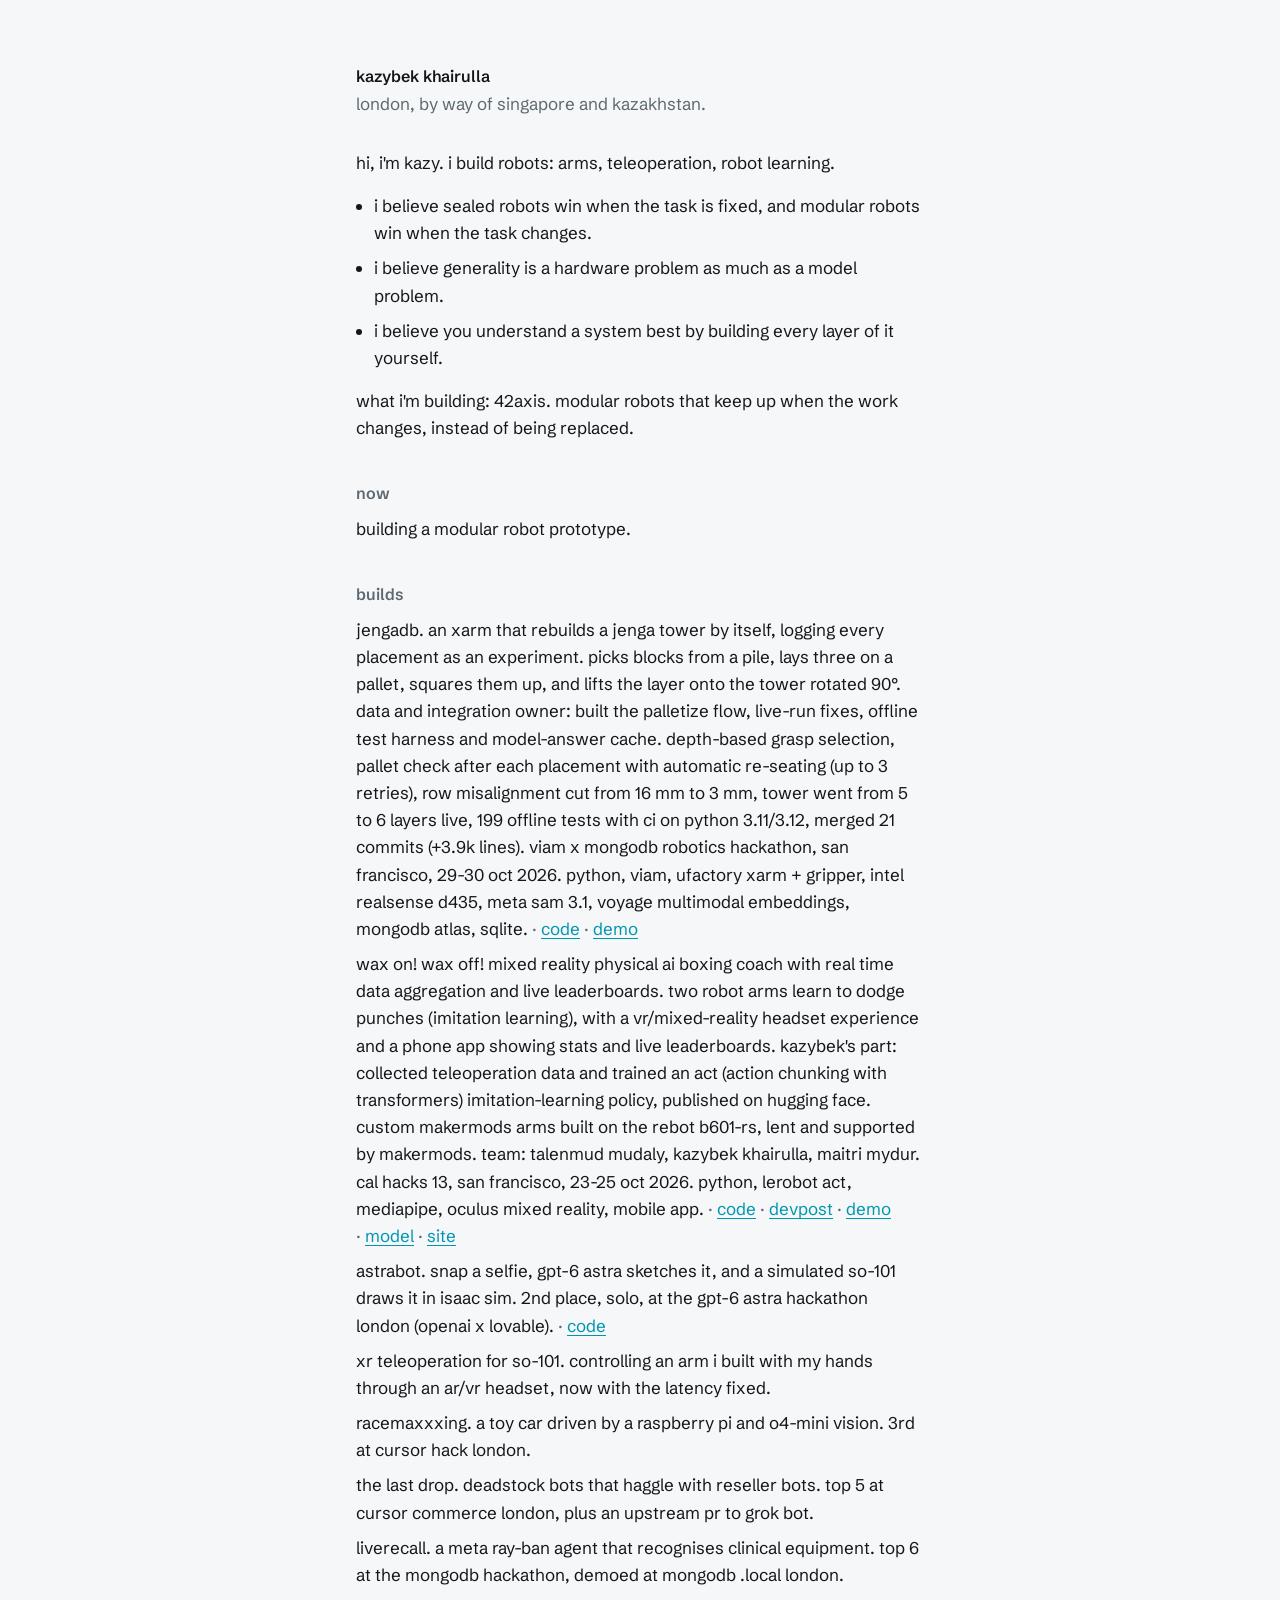
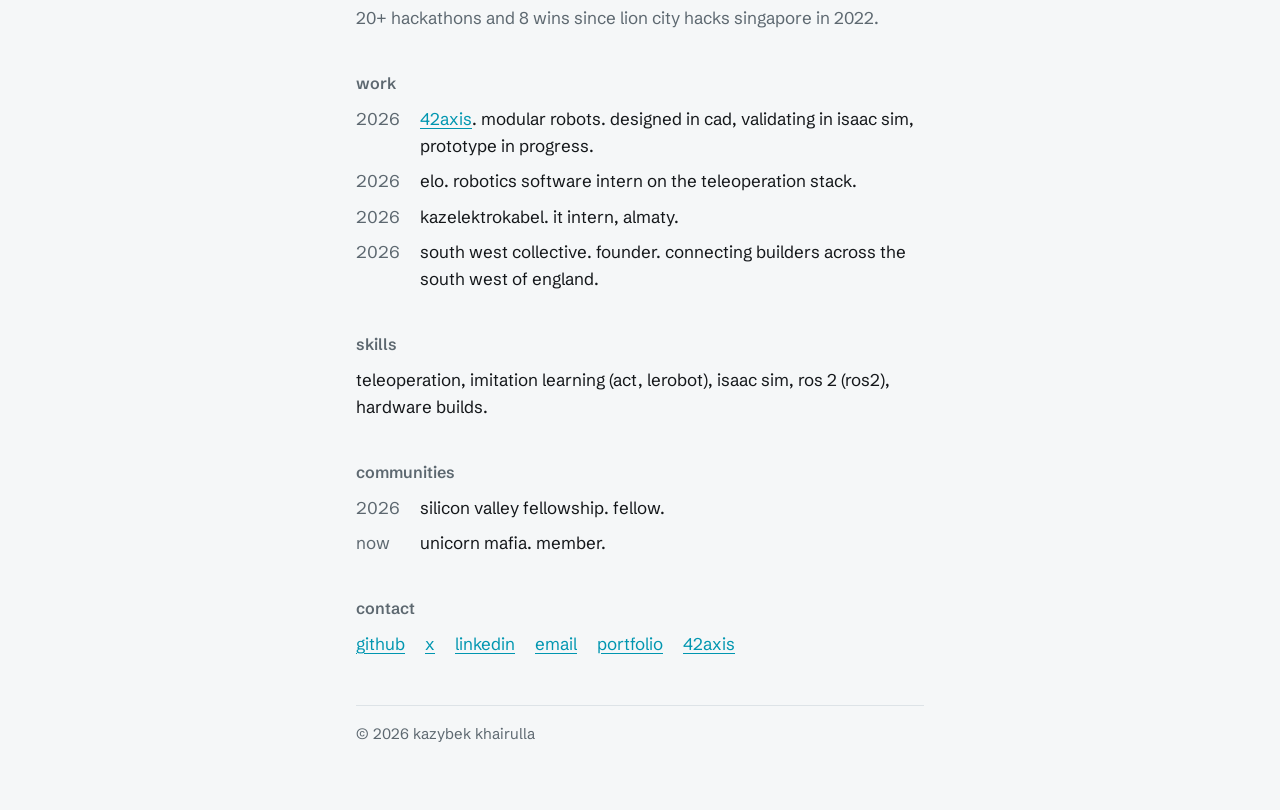
<file: index.html>
<!doctype html>
<html lang="en">
<head>
  <meta charset="utf-8">
  <meta name="viewport" content="width=device-width, initial-scale=1">
  <title>kazybek khairulla</title>
  <meta name="description" content="hi, i'm kazy. i build robots: arms, teleoperation, robot learning.">
  <link rel="canonical" href="https://kazybekkh.github.io/">
  <meta property="og:title" content="kazybek khairulla">
  <meta property="og:description" content="hi, i'm kazy. i build robots: arms, teleoperation, robot learning.">
  <meta property="og:url" content="https://kazybekkh.github.io/">
  <meta name="theme-color" content="#f5f7f8" media="(prefers-color-scheme: light)">
  <meta name="theme-color" content="#101315" media="(prefers-color-scheme: dark)">
  <link rel="icon" href="/favicon.svg" type="image/svg+xml">
  <link rel="preconnect" href="https://fonts.googleapis.com">
  <link rel="preconnect" href="https://fonts.gstatic.com" crossorigin>
  <link rel="stylesheet" href="https://fonts.googleapis.com/css2?family=Schibsted+Grotesk:wght@400;600&display=swap">
  <link rel="stylesheet" href="/style.css">
</head>
<body>
  <a class="skip" href="#main">skip to content</a>
 
  <header>
    <h1>kazybek khairulla</h1>
    <p class="muted">london, by way of singapore and kazakhstan.</p>
  </header>
 
  <main id="main">
    <section aria-label="intro">
      <p>hi, i'm kazy. i build robots: arms, teleoperation, robot learning.</p>
 
      <ul>
        <li>i believe sealed robots win when the task is fixed, and modular robots win when the task changes.</li>
        <li>i believe generality is a hardware problem as much as a model problem.</li>
        <li>i believe you understand a system best by building every layer of it yourself.</li>
      </ul>
 
      <p>what i'm building: 42axis. modular robots that keep up when the work changes, instead of being replaced.</p>
    </section>
 
    <!-- NOW: edit this one paragraph to update what you're doing. -->
    <section aria-labelledby="now">
      <h2 id="now">now</h2>
      <p>building a modular robot prototype.</p>
    </section>
 
    <!-- BUILDS: one <li> per build, robotics first. Keep 4 or 5.
         To add a code link, replace the TODO comment with:
         <span class="links"><a href="REPO_URL">code</a></span> -->
    <section aria-labelledby="builds">
      <h2 id="builds">builds</h2>
      <ul class="builds">
        <li>
          jengadb. an xarm that rebuilds a jenga tower by itself, logging every placement as an experiment. picks blocks from a pile, lays three on a pallet, squares them up, and lifts the layer onto the tower rotated 90°. data and integration owner: built the palletize flow, live-run fixes, offline test harness and model-answer cache. depth-based grasp selection, pallet check after each placement with automatic re-seating (up to 3 retries), row misalignment cut from 16 mm to 3 mm, tower went from 5 to 6 layers live, 199 offline tests with ci on python 3.11/3.12, merged 21 commits (+3.9k lines). viam x mongodb robotics hackathon, san francisco, 29-30 oct 2026. python, viam, ufactory xarm + gripper, intel realsense d435, meta sam 3.1, voyage multimodal embeddings, mongodb atlas, sqlite.
          <span class="links"><a href="https://github.com/JengaDB/jengadb">code</a></span>
          <span class="links"><a href="https://youtube.com/shorts/5L310rz_KnE">demo</a></span>
        </li>
        <li>
          wax on! wax off! mixed reality physical ai boxing coach with real time data aggregation and live leaderboards. two robot arms learn to dodge punches (imitation learning), with a vr/mixed-reality headset experience and a phone app showing stats and live leaderboards. kazybek's part: collected teleoperation data and trained an act (action chunking with transformers) imitation-learning policy, published on hugging face. custom makermods arms built on the rebot b601-rs, lent and supported by makermods. team: talenmud mudaly, kazybek khairulla, maitri mydur. cal hacks 13, san francisco, 23-25 oct 2026. python, lerobot act, mediapipe, oculus mixed reality, mobile app.
          <span class="links"><a href="https://github.com/TalenMud/wax-on-wax-off">code</a></span>
          <span class="links"><a href="https://devpost.com/software/wax-on-wax-off">devpost</a></span>
          <span class="links"><a href="https://youtu.be/qOlIdqNR1CQ">demo</a></span>
          <span class="links"><a href="https://huggingface.co/Kazybek/act_dodge_v2_ft10k_h200">model</a></span>
          <span class="links"><a href="https://waxonwaxoff.ink">site</a></span>
        </li>
        <li>
          astrabot. snap a selfie, gpt-6 astra sketches it, and a simulated so-101 draws it in isaac sim. 2nd place, solo, at the gpt-6 astra hackathon london (openai x lovable).
          <span class="links"><a href="https://github.com/Kazybekkh/sim-sketch-artist">code</a></span>
        </li>
        <li>
          xr teleoperation for so-101. controlling an arm i built with my hands through an ar/vr headset, now with the latency fixed.
          <!-- TODO: <span class="links"><a href="REPO_URL">code</a></span> -->
        </li>
        <li>
          racemaxxxing. a toy car driven by a raspberry pi and o4-mini vision. 3rd at cursor hack london.
          <!-- TODO: <span class="links"><a href="REPO_URL">code</a></span> -->
        </li>
        <li>
          the last drop. deadstock bots that haggle with reseller bots. top 5 at cursor commerce london, plus an upstream pr to grok bot.
          <!-- TODO: <span class="links"><a href="REPO_URL">code</a></span> -->
        </li>
        <li>
          liverecall. a meta ray-ban agent that recognises clinical equipment. top 6 at the mongodb hackathon, demoed at mongodb .local london.
          <!-- TODO: <span class="links"><a href="REPO_URL">code</a></span> -->
        </li>
      </ul>
      <p class="muted">20+ hackathons and 8 wins since lion city hacks singapore in 2022.</p>
    </section>
 
    <section aria-labelledby="work">
      <h2 id="work">work</h2>
      <ul class="dated">
        <li><span class="date">2026</span><span><a href="https://42axis.com">42axis</a>. modular robots. designed in cad, validating in isaac sim, prototype in progress.</span></li>
        <li><span class="date">2026</span><span>elo. robotics software intern on the teleoperation stack.</span></li>
        <li><span class="date">2026</span><span>kazelektrokabel. it intern, almaty.</span></li>
        <li><span class="date">2026</span><span>south west collective. founder. connecting builders across the south west of england.</span></li>
      </ul>
    </section>

    <section aria-labelledby="skills">
      <h2 id="skills">skills</h2>
      <p>teleoperation, imitation learning (act, lerobot), isaac sim, ros 2 (ros2), hardware builds.</p>
    </section>
 
    <section aria-labelledby="communities">
      <h2 id="communities">communities</h2>
      <ul class="dated">
        <li><span class="date">2026</span><span>silicon valley fellowship. fellow.</span></li>
        <li><span class="date">now</span><span>unicorn mafia. member.</span></li>
      </ul>
    </section>
 
    <!-- WRITING: remove the `hidden` attribute once the first post exists,
         and keep this list in sync with writing/index.html (newest first). -->
    <section aria-labelledby="writing" hidden>
      <h2 id="writing">writing</h2>
      <ul class="posts">
        <!-- <li><a href="/writing/slug.html">post title</a> <span class="date">2026-10-01</span></li> -->
      </ul>
      <p><a href="/writing/">all writing</a></p>
    </section>
 
    <section aria-labelledby="contact">
      <h2 id="contact">contact</h2>
      <ul class="inline">
        <li><a href="https://github.com/Kazybekkh">github</a></li>
        <li><a href="https://x.com/NightodevZ">x</a></li>
        <li><a href="https://www.linkedin.com/in/kazybek-khairulla/">linkedin</a></li>
        <li><a href="mailto:kazybek@42axis.com">email</a></li>
        <li><a href="https://kazybekkh.me">portfolio</a></li>
        <li><a href="https://42axis.com">42axis</a></li>
      </ul>
    </section>
  </main>
 
  <footer>
    <p class="muted">© 2026 kazybek khairulla</p>
  </footer>
</body>
</html>
</file>
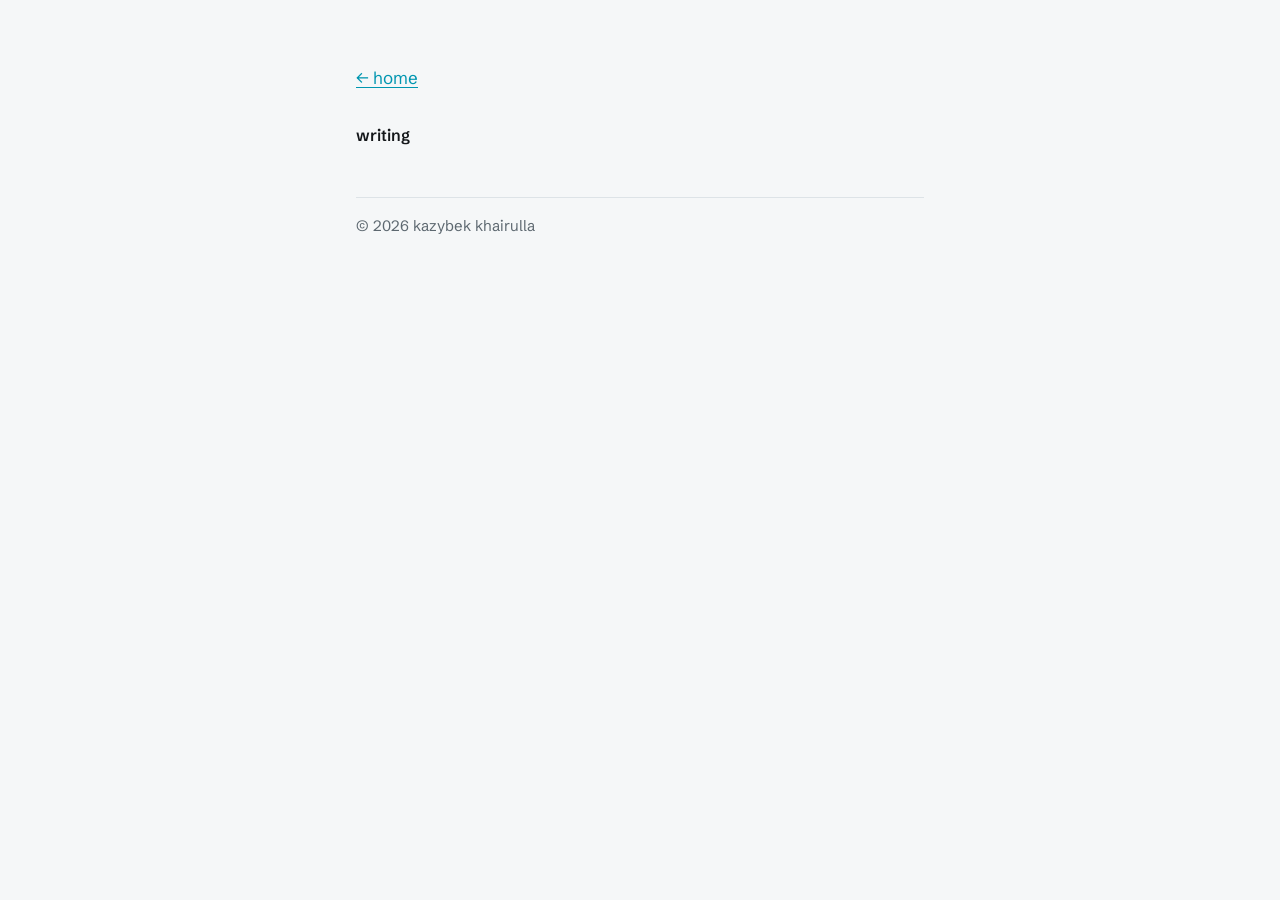
<file: writing/index.html>
<!doctype html>
<html lang="en">
<head>
  <meta charset="utf-8">
  <meta name="viewport" content="width=device-width, initial-scale=1">
  <title>writing · kazybek khairulla</title>
  <!-- remove this noindex line once the first post is published -->
  <meta name="robots" content="noindex">
  <link rel="canonical" href="https://kazybekkh.github.io/writing/">
  <meta name="theme-color" content="#f5f7f8" media="(prefers-color-scheme: light)">
  <meta name="theme-color" content="#101315" media="(prefers-color-scheme: dark)">
  <link rel="icon" href="/favicon.svg" type="image/svg+xml">
  <link rel="preconnect" href="https://fonts.googleapis.com">
  <link rel="preconnect" href="https://fonts.gstatic.com" crossorigin>
  <link rel="stylesheet" href="https://fonts.googleapis.com/css2?family=Schibsted+Grotesk:wght@400;600&display=swap">
  <link rel="stylesheet" href="/style.css">
</head>
<body>
  <a class="skip" href="#main">skip to content</a>

  <nav><a href="/">← home</a></nav>

  <main id="main">
    <h1>writing</h1>
    <!-- newest first. one <li> per post:
         <li><a href="/writing/slug.html">post title</a> <span class="date">2026-10-01</span></li> -->
    <ul class="posts">
    </ul>
  </main>

  <footer>
    <p class="muted">© 2026 kazybek khairulla</p>
  </footer>
</body>
</html>
</file>
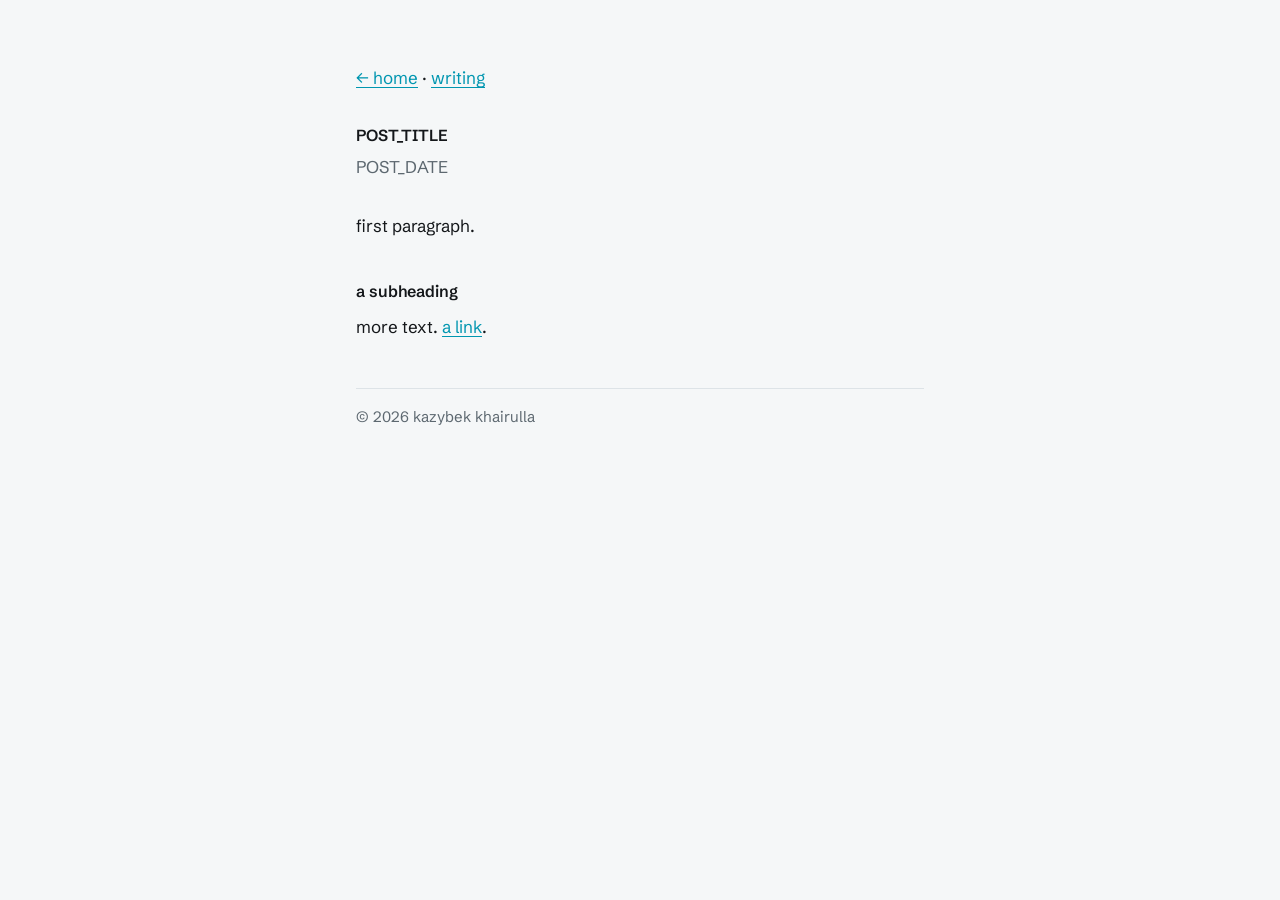
<file: writing/_template.html>
<!doctype html>
<html lang="en">
<head>
  <meta charset="utf-8">
  <meta name="viewport" content="width=device-width, initial-scale=1">
  <!-- copy this file to writing/your-slug.html, then fill in every POST_ value
       and delete this noindex line -->
  <meta name="robots" content="noindex">
  <title>POST_TITLE · kazybek khairulla</title>
  <meta name="description" content="POST_SUMMARY">
  <link rel="canonical" href="https://kazybekkh.github.io/writing/POST_SLUG.html">
  <meta property="og:title" content="POST_TITLE">
  <meta property="og:description" content="POST_SUMMARY">
  <meta property="og:type" content="article">
  <meta name="theme-color" content="#f5f7f8" media="(prefers-color-scheme: light)">
  <meta name="theme-color" content="#101315" media="(prefers-color-scheme: dark)">
  <link rel="icon" href="/favicon.svg" type="image/svg+xml">
  <link rel="preconnect" href="https://fonts.googleapis.com">
  <link rel="preconnect" href="https://fonts.gstatic.com" crossorigin>
  <link rel="stylesheet" href="https://fonts.googleapis.com/css2?family=Schibsted+Grotesk:wght@400;600&display=swap">
  <link rel="stylesheet" href="/style.css">
</head>
<body>
  <a class="skip" href="#main">skip to content</a>

  <nav><a href="/">← home</a> · <a href="/writing/">writing</a></nav>

  <main id="main">
    <article>
      <h1>POST_TITLE</h1>
      <time class="date muted" datetime="2026-01-01">POST_DATE</time>

      <p>first paragraph.</p>

      <h2>a subheading</h2>
      <p>more text. <a href="https://example.com">a link</a>.</p>
    </article>
  </main>

  <footer>
    <p class="muted">© 2026 kazybek khairulla</p>
  </footer>
</body>
</html>
</file>
<file: style.css>
:root {
  --bg: #f5f7f8;
  --ink: #14171a;
  --muted: #5d6870;
  --rule: #dde3e7;
  --link: #0096b0;
  color-scheme: light dark;
}

@media (prefers-color-scheme: dark) {
  :root {
    --bg: #101315;
    --ink: #e7ebee;
    --muted: #96a1a9;
    --rule: #262c30;
  }
}

*,
*::before,
*::after { box-sizing: border-box; }

html { -webkit-text-size-adjust: 100%; }

body {
  margin: 0 auto;
  max-width: 38rem;
  padding: 4rem 1.25rem 3rem;
  background: var(--bg);
  color: var(--ink);
  font-family: "Schibsted Grotesk", system-ui, -apple-system, "Segoe UI", Roboto, sans-serif;
  font-size: 1.0625rem;
  line-height: 1.6;
}

h1, h2 {
  font-size: 1rem;
  font-weight: 600;
  margin: 0;
}

h2 {
  margin-top: 2.5rem;
  margin-bottom: 0.5rem;
  color: var(--muted);
}

p { margin: 0 0 1rem; }

ul {
  margin: 0 0 1rem;
  padding-left: 1.1rem;
}

li { margin-bottom: 0.5rem; }

.muted { color: var(--muted); }

header { margin-bottom: 2rem; }
header p { margin: 0; }

a {
  color: var(--link);
  text-decoration: underline;
  text-decoration-thickness: 1px;
  text-underline-offset: 0.18em;
}

a:hover { text-decoration-thickness: 2px; }

a:focus-visible {
  outline: 2px solid var(--link);
  outline-offset: 2px;
  border-radius: 2px;
}

.skip {
  position: absolute;
  left: 1rem;
  top: -3rem;
}

.skip:focus { top: 1rem; }

/* dated lists: work, communities */
.dated,
.builds,
.posts,
.inline {
  list-style: none;
  padding: 0;
}

.dated li {
  display: grid;
  grid-template-columns: 3.25rem 1fr;
  gap: 0.75rem;
}

.date {
  color: var(--muted);
  font-variant-numeric: tabular-nums;
}

.links {
  white-space: nowrap;
  color: var(--muted);
}

.links::before { content: "· "; }

.posts li {
  display: flex;
  justify-content: space-between;
  gap: 1rem;
}

.inline li {
  display: inline;
  margin-right: 1rem;
}

/* posts */
article h1 { margin-bottom: 0.25rem; }
article .date { display: block; margin-bottom: 2rem; }
article h2 { color: var(--ink); }

article img,
article video {
  max-width: 100%;
  height: auto;
}

pre,
code {
  font-family: ui-monospace, SFMono-Regular, Menlo, Consolas, monospace;
  font-size: 0.9em;
}

pre {
  overflow-x: auto;
  padding: 0.75rem 1rem;
  border: 1px solid var(--rule);
  border-radius: 4px;
}

blockquote {
  margin: 0 0 1rem;
  padding-left: 1rem;
  border-left: 2px solid var(--rule);
  color: var(--muted);
}

footer {
  margin-top: 3rem;
  padding-top: 1rem;
  border-top: 1px solid var(--rule);
  font-size: 0.9375rem;
}

nav { margin-bottom: 2rem; }
</file>
